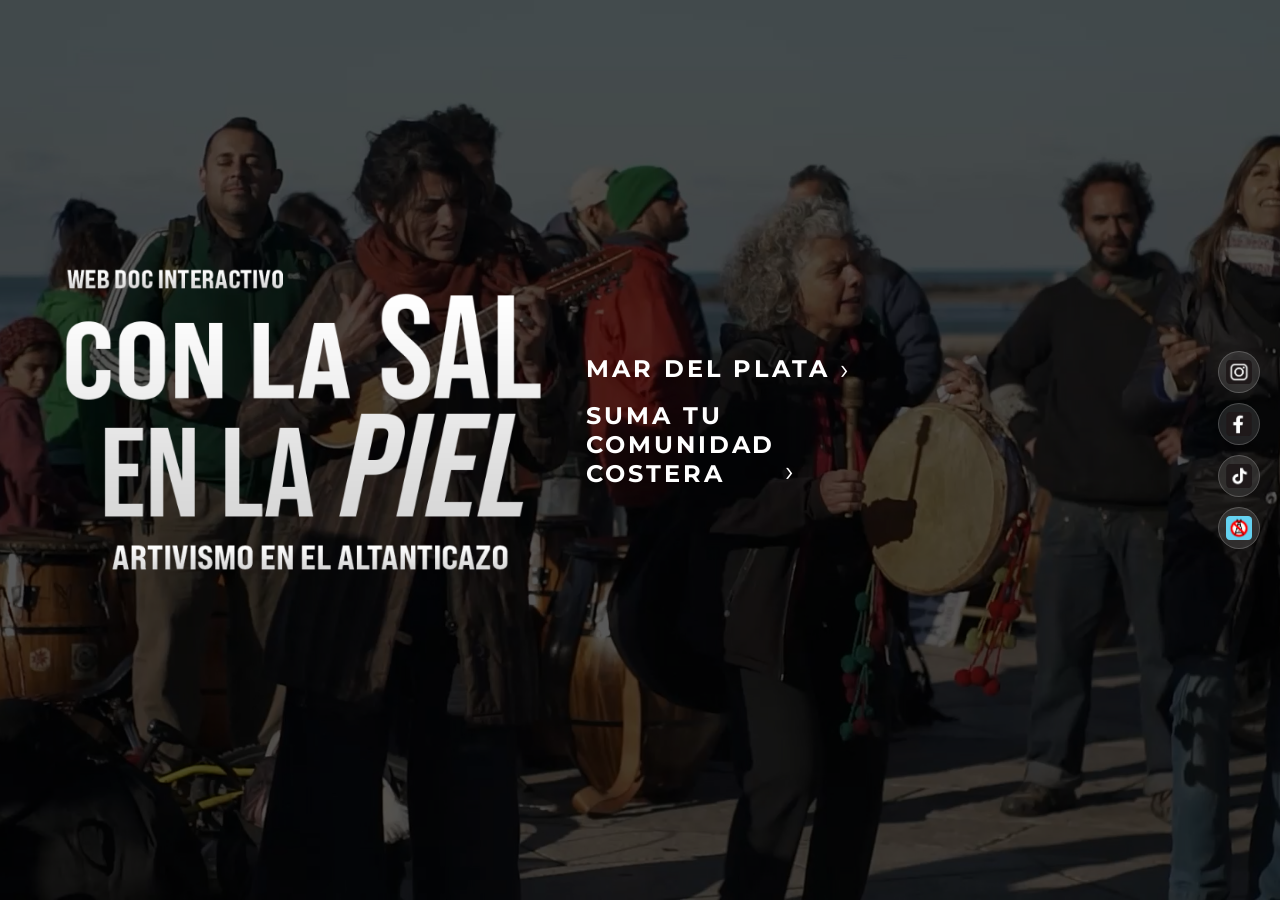
<file: index.html>
<!DOCTYPE html>
<html lang="es">
<head>
  <meta charset="UTF-8" />
  <meta name="viewport" content="width=device-width, initial-scale=1.0" />
  <title>Con la Sal en la Piel — Web Doc Interactivo</title>
  <meta name="description" content="Web Doc Interactivo. Artivismo en el Atlanticazo. Mar del Plata." />
  <link rel="stylesheet" href="css/style.css" />
</head>
<body>

  <!-- ===================== PANTALLA PRINCIPAL ===================== -->
  <main class="screen">

    <!-- Fondo fotográfico -->
    <div
      class="screen__bg screen__bg--home"
      style="background-image: url('assets/backgrounds/home.png');"
    ></div>

    <!-- Contenido -->
    <div class="screen__content">
      <div class="home__inner">

        <!-- Columna 1: Logo / Título -->
        <div class="home__left">
          <img
            src="assets/branding/con-la-sal-en-la-piel-logo.png"
            alt="Con la Sal en la Piel — Web Doc Interactivo — Artivismo en el Atlanticazo"
            class="home__logo"
          />
        </div>

        <!-- Columna 2: Links -->
        <div class="home__center">
          <nav class="home__nav">
            <a href="sobre.html" class="home__nav-link">
              Mar del Plata <span class="arrow">›</span>
            </a>
            <a href="archivo-vivo.html" class="home__nav-link" style="max-width:280px; line-height:1.2;">
              Suma tu<br>comunidad<br>costera <span class="arrow" style="align-self:flex-end;">›</span>
            </a>
          </nav>
        </div>

        <!-- Columna 3: Video -->
        <div class="home__right">
          <div class="home__video-card">
            <iframe
              src="https://www.youtube.com/embed/jjhO2ENUnIk?playsinline=1&rel=0&modestbranding=1"
              title="Video: Con la Sal en la Piel — Piloto"
              frameborder="0"
              allow="autoplay; encrypted-media; picture-in-picture"
              allowfullscreen
            ></iframe>
          </div>
        </div>

      </div>
    </div>

    <!-- Botones sociales flotantes -->
    <div class="social-floating">
      <a href="https://www.instagram.com/" target="_blank" rel="noopener" aria-label="Instagram">
        <img src="assets/social/instagram.png" alt="Instagram" />
      </a>
      <a href="https://www.facebook.com/" target="_blank" rel="noopener" aria-label="Facebook">
        <img src="assets/social/facebook.png" alt="Facebook" />
      </a>
      <a href="https://www.tiktok.com/" target="_blank" rel="noopener" aria-label="TikTok">
        <img src="assets/social/tiktok.png" alt="TikTok" />
      </a>
      <a href="#" target="_blank" rel="noopener" aria-label="No al Extractivismo">
        <img src="assets/social/no-extractivismo.png" alt="No al extractivismo" />
      </a>
    </div>

  </main>

  <script src="js/main.js"></script>
</body>
</html>
</file>
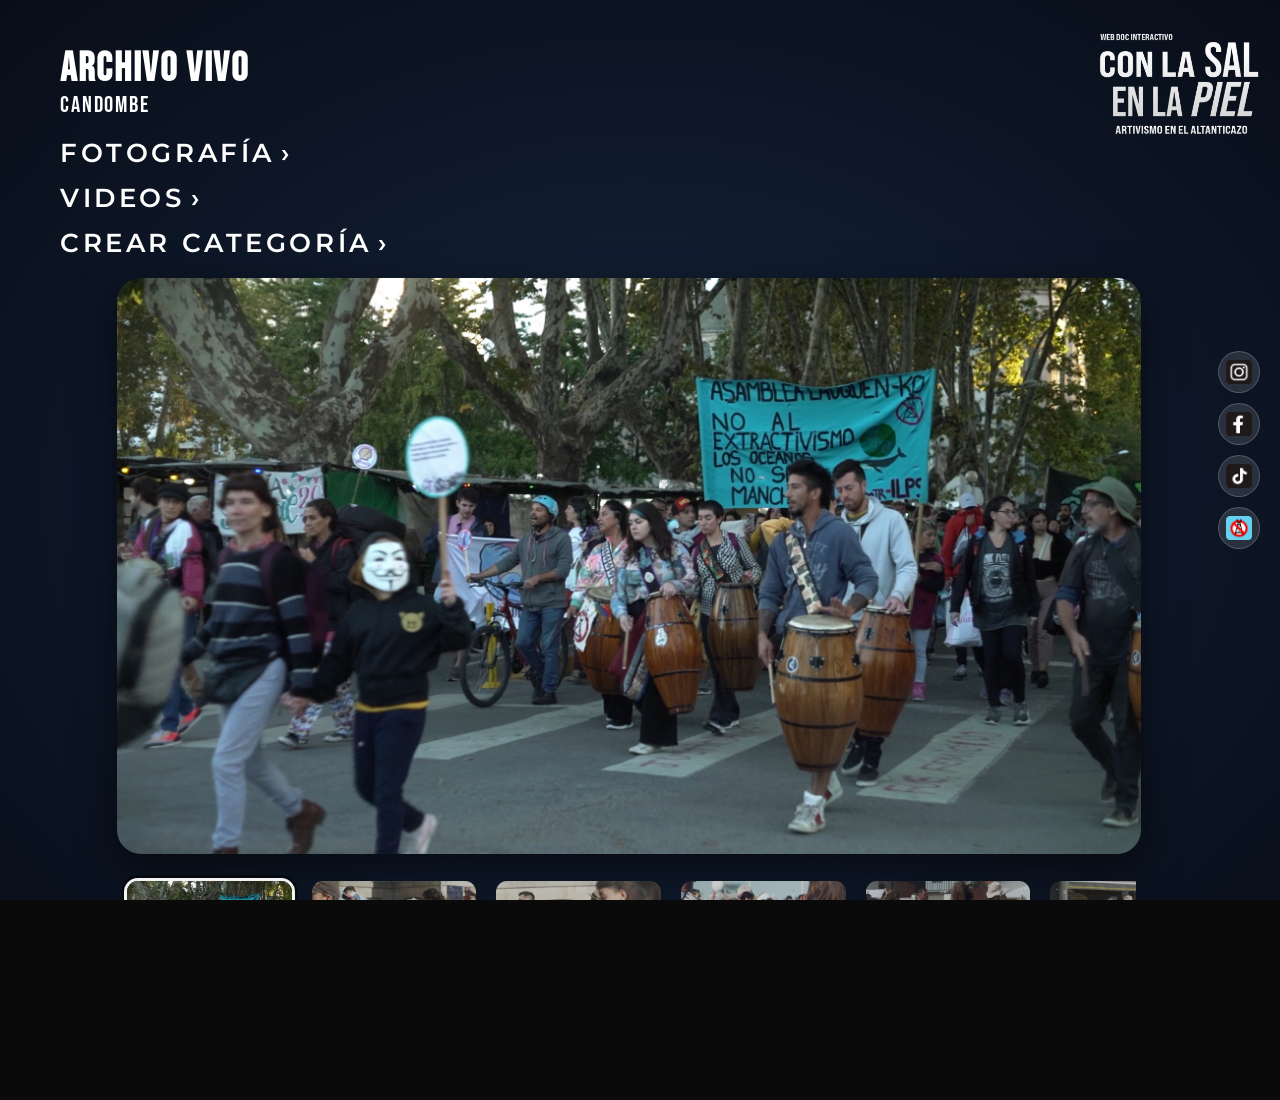
<file: archivo-vivo-candombe.html>
<!DOCTYPE html>
<html lang="es">
<head>
  <meta charset="UTF-8" />
  <meta name="viewport" content="width=device-width, initial-scale=1.0" />
  <title>Archivo Vivo — Candombe — Con la Sal en la Piel</title>
  <link rel="stylesheet" href="css/style.css" />
</head>
<body class="has-bottom-nav">

  <main class="screen">

    <!-- Fondo: gradiente "océano oscuro" — claro al centro (cerca de las imágenes), profundo en los bordes -->
    <div
      class="screen__bg screen__bg--gradient"
      style="background: radial-gradient(ellipse 90% 80% at 50% 45%, #16253C 0%, #0D1626 48%, #05080F 100%);"
    ></div>

    <!-- Logo esquina superior derecha -->
    <a href="index.html" class="logo-corner" aria-label="Volver al inicio">
      <img
        src="assets/branding/con-la-sal-en-la-piel-logo.png"
        alt="Con la Sal en la Piel — Web Doc Interactivo — Artivismo en el Atlanticazo"
      />
    </a>

    <!-- Contenido principal -->
    <div class="screen__content">
      <div class="archive-detail__inner">

        <!-- Sidebar izquierdo: título + nav de la categoría -->
        <aside class="archive-detail__left">
          <h2 class="archive-detail__section">Archivo Vivo</h2>
          <p class="archive-detail__cat">Candombe</p>
          <nav class="archive-detail__nav">
            <a href="#fotografia" class="archive-detail__nav-link">
              Fotografía <span>›</span>
            </a>
            <a href="#videos" class="archive-detail__nav-link">
              Videos <span>›</span>
            </a>
            <a href="#crear" class="archive-detail__nav-link">
              Crear Categoría <span>›</span>
            </a>
          </nav>
        </aside>

        <!-- Columna principal: visualizador grande arriba, carrusel debajo -->
        <div class="archive-detail__main">

          <!-- Visualizador (imagen destacada grande) -->
          <div class="archive-detail__featured">
            <img
              id="featured-img"
              src="assets/archivo-vivo-candombe/archivo-vivo-candombe-1.png"
              alt="Candombe — Archivo Vivo"
            />
          </div>

          <!-- Carrusel inferior: thumbs navegables con flechas -->
          <div class="archive-gallery" id="archivo-candombe-gallery">
            <button class="archive-gallery__btn" data-dir="-1" aria-label="Anterior">‹</button>
            <div class="archive-gallery__track">
              <button type="button" class="archive-gallery__thumb is-active" aria-label="Registro 1">
                <img src="assets/archivo-vivo-candombe/archivo-vivo-candombe-1.png" alt="" />
              </button>
              <button type="button" class="archive-gallery__thumb" aria-label="Registro 2">
                <img src="assets/archivo-vivo-candombe/archivo-vivo-candombe-2.jpg" alt="" />
              </button>
              <button type="button" class="archive-gallery__thumb" aria-label="Registro 3">
                <img src="assets/archivo-vivo-candombe/archivo-vivo-candombe-3.jpg" alt="" />
              </button>
              <button type="button" class="archive-gallery__thumb" aria-label="Registro 4">
                <img src="assets/archivo-vivo-candombe/archivo-vivo-candombe-4.jpg" alt="" />
              </button>
              <button type="button" class="archive-gallery__thumb" aria-label="Registro 5">
                <img src="assets/archivo-vivo-candombe/archivo-vivo-candombe-5.png" alt="" />
              </button>
              <button type="button" class="archive-gallery__thumb" aria-label="Registro 6">
                <img src="assets/archivo-vivo-candombe/archivo-vivo-candombe-6.png" alt="" />
              </button>
              <button type="button" class="archive-gallery__thumb" aria-label="Registro 7">
                <img src="assets/archivo-vivo-candombe/archivo-vivo-candombe-7.png" alt="" />
              </button>
              <button type="button" class="archive-gallery__thumb" aria-label="Registro 8">
                <img src="assets/archivo-vivo-candombe/archivo-vivo-candombe-8.jpg" alt="" />
              </button>
              <button type="button" class="archive-gallery__thumb" aria-label="Registro 9">
                <img src="assets/archivo-vivo-candombe/archivo-vivo-candombe-9.jpg" alt="" />
              </button>
              <button type="button" class="archive-gallery__thumb" aria-label="Registro 10">
                <img src="assets/archivo-vivo-candombe/archivo-vivo-candombe-10.png" alt="" />
              </button>
            </div>
            <button class="archive-gallery__btn" data-dir="1" aria-label="Siguiente">›</button>
          </div>

        </div>

      </div>
    </div>

    <!-- Barra de navegación inferior -->
    <nav class="bottom-nav">
      <div class="bottom-nav__left">
        <a href="serie.html">Serie <span>›</span></a>
        <a href="archivo-vivo.html">Archivo Vivo ¿Te Sumás? <span>›</span></a>
      </div>
    </nav>

    <!-- Botones sociales flotantes -->
    <div class="social-floating">
      <a href="https://www.instagram.com/" target="_blank" rel="noopener" aria-label="Instagram">
        <img src="assets/social/instagram.png" alt="Instagram" />
      </a>
      <a href="https://www.facebook.com/" target="_blank" rel="noopener" aria-label="Facebook">
        <img src="assets/social/facebook.png" alt="Facebook" />
      </a>
      <a href="https://www.tiktok.com/" target="_blank" rel="noopener" aria-label="TikTok">
        <img src="assets/social/tiktok.png" alt="TikTok" />
      </a>
      <a href="#" target="_blank" rel="noopener" aria-label="No al Extractivismo">
        <img src="assets/social/no-extractivismo.png" alt="No al extractivismo" />
      </a>
    </div>

  </main>

  <script src="js/main.js"></script>
</body>
</html>
</file>
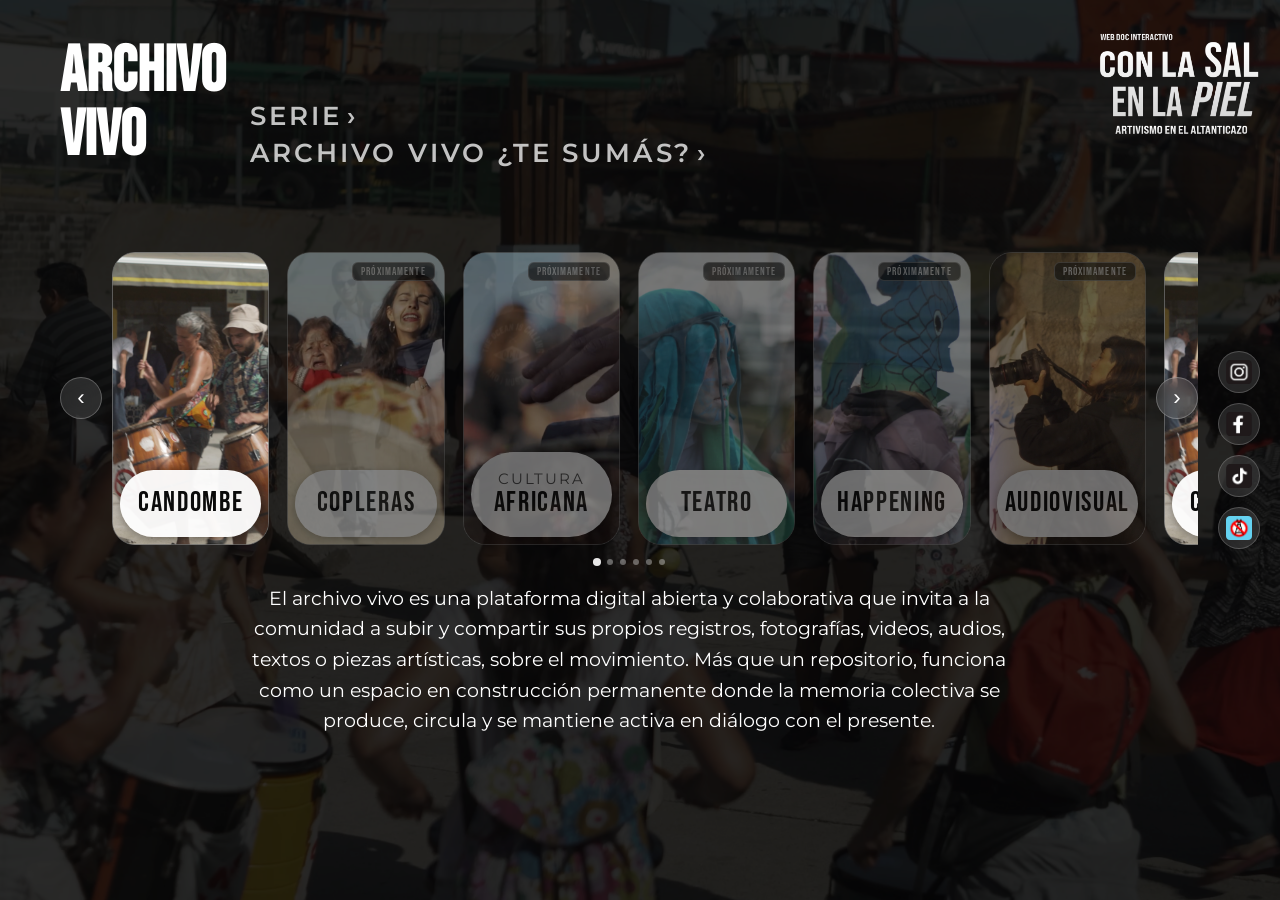
<file: archivo-vivo.html>
<!DOCTYPE html>
<html lang="es">
<head>
  <meta charset="UTF-8" />
  <meta name="viewport" content="width=device-width, initial-scale=1.0" />
  <title>Archivo Vivo — Con la Sal en la Piel</title>
  <link rel="stylesheet" href="css/style.css" />
</head>
<body>

  <main class="screen">

    <!-- Fondo fotográfico -->
    <div
      class="screen__bg screen__bg--dark"
      style="background-image: url('assets/backgrounds/archivo-vivo.png');"
    ></div>

    <!-- Logo esquina superior derecha — clickeable al home -->
    <a href="index.html" class="logo-corner" aria-label="Volver al inicio">
      <img
        src="assets/branding/con-la-sal-en-la-piel-logo.png"
        alt="Con la Sal en la Piel — Web Doc Interactivo — Artivismo en el Atlanticazo"
      />
    </a>

    <!-- Contenido principal -->
    <div class="screen__content">
      <div class="section-index__inner">

        <!-- Header: título + links secundarios -->
        <div class="section-index__header">
          <h2 class="section-index__label">Archivo<br>Vivo</h2>
          <div style="display:flex; flex-direction:column; gap:6px; align-self:flex-end;">
            <a href="serie.html" class="section-index__sub-link">
              Serie <span>›</span>
            </a>
            <a href="#participar" class="section-index__sub-link">
              Archivo Vivo ¿Te Sumás? <span>›</span>
            </a>
          </div>
        </div>

        <!-- Área del carrusel -->
        <div class="section-index__carousel-area">

          <!-- Carrusel de categorías — lista replicada 10x vía JS para sensación infinita -->
          <div class="carousel-wrapper">
            <div class="carousel-track" id="archivo-carousel" data-replicate="10">

              <!-- Categoría disponible -->
              <a href="archivo-vivo-candombe.html" class="carousel-card">
                <img
                  src="assets/archivo-vivo/candombe.png"
                  alt="Candombe"
                />
                <div class="card-label">Candombe</div>
              </a>

              <!-- Próximamente -->
              <div class="carousel-card carousel-card--disabled">
                <img
                  src="assets/archivo-vivo/copleras.png"
                  alt="Copleras"
                />
                <span class="card-badge">Próximamente</span>
                <div class="card-label">Copleras</div>
              </div>

              <!-- Próximamente -->
              <div class="carousel-card carousel-card--disabled">
                <img
                  src="assets/archivo-vivo/cultura-africana.png"
                  alt="Cultura Africana"
                />
                <span class="card-badge">Próximamente</span>
                <div class="card-label">
                  <span class="card-sublabel">Cultura</span>
                  Africana
                </div>
              </div>

              <!-- Próximamente -->
              <div class="carousel-card carousel-card--disabled">
                <img
                  src="assets/archivo-vivo/teatro.png"
                  alt="Teatro"
                />
                <span class="card-badge">Próximamente</span>
                <div class="card-label">Teatro</div>
              </div>

              <!-- Próximamente -->
              <div class="carousel-card carousel-card--disabled">
                <img
                  src="assets/archivo-vivo/happening.png"
                  alt="Happening"
                />
                <span class="card-badge">Próximamente</span>
                <div class="card-label">Happening</div>
              </div>

              <!-- Próximamente -->
              <div class="carousel-card carousel-card--disabled">
                <img
                  src="assets/archivo-vivo/audiovisual.png"
                  alt="Audiovisual"
                />
                <span class="card-badge">Próximamente</span>
                <div class="card-label">Audiovisual</div>
              </div>

            </div>

            <!-- Flechas laterales absolutas -->
            <button class="carousel-btn" data-carousel="archivo-carousel" data-dir="-1" aria-label="Anterior">‹</button>
            <button class="carousel-btn" data-carousel="archivo-carousel" data-dir="1" aria-label="Siguiente">›</button>
          </div>

          <!-- Dots de posición -->
          <div class="carousel-dots" id="archivo-dots"></div>

          <!-- Descripción -->
          <p class="section-description">
            El archivo vivo es una plataforma digital abierta y colaborativa que invita a la
            comunidad a subir y compartir sus propios registros, fotografías, videos, audios,
            textos o piezas artísticas, sobre el movimiento. Más que un repositorio, funciona
            como un espacio en construcción permanente donde la memoria colectiva se produce,
            circula y se mantiene activa en diálogo con el presente.
          </p>

        </div>
      </div>
    </div>

    <!-- Botones sociales flotantes -->
    <div class="social-floating">
      <a href="https://www.instagram.com/" target="_blank" rel="noopener" aria-label="Instagram">
        <img src="assets/social/instagram.png" alt="Instagram" />
      </a>
      <a href="https://www.facebook.com/" target="_blank" rel="noopener" aria-label="Facebook">
        <img src="assets/social/facebook.png" alt="Facebook" />
      </a>
      <a href="https://www.tiktok.com/" target="_blank" rel="noopener" aria-label="TikTok">
        <img src="assets/social/tiktok.png" alt="TikTok" />
      </a>
      <a href="#" target="_blank" rel="noopener" aria-label="No al Extractivismo">
        <img src="assets/social/no-extractivismo.png" alt="No al extractivismo" />
      </a>
    </div>

  </main>

  <script src="js/main.js"></script>
</body>
</html>
</file>
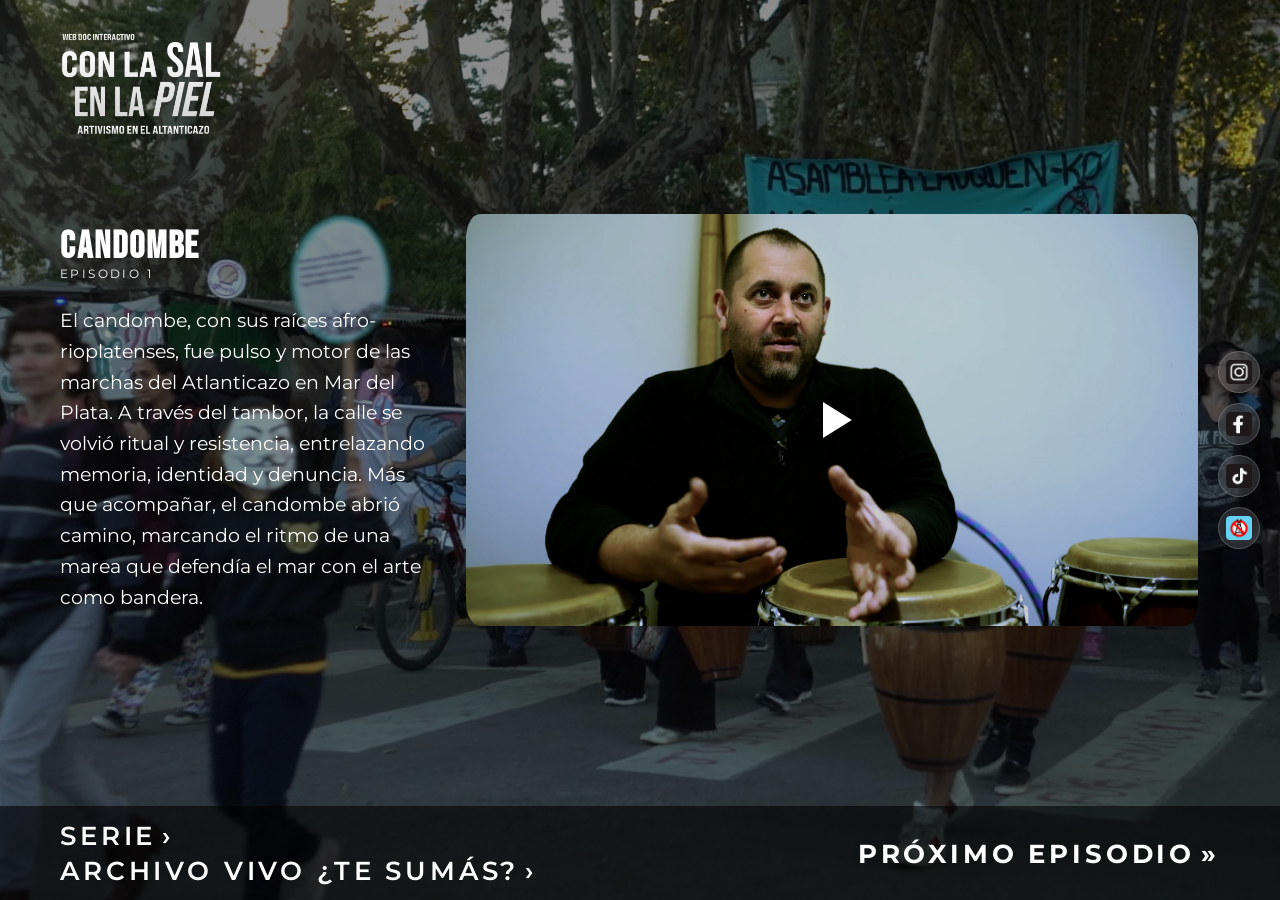
<file: episodio-candombe.html>
<!DOCTYPE html>
<html lang="es">
<head>
  <meta charset="UTF-8" />
  <meta name="viewport" content="width=device-width, initial-scale=1.0" />
  <title>Candombe — Episodio 1 — Con la Sal en la Piel</title>
  <link rel="stylesheet" href="css/style.css" />
</head>
<body class="has-bottom-nav is-episode">

  <main class="screen">

    <!-- Fondo fotográfico -->
    <div
      class="screen__bg"
      style="background-image: url('assets/backgrounds/episodio-candombe.png');"
    ></div>

    <!-- Logo esquina superior derecha — clickeable al home -->
    <a href="index.html" class="logo-corner" aria-label="Volver al inicio">
      <img
        src="assets/branding/con-la-sal-en-la-piel-logo.png"
        alt="Con la Sal en la Piel — Web Doc Interactivo — Artivismo en el Atlanticazo"
      />
    </a>

    <!-- Contenido principal -->
    <div class="screen__content">
      <div class="episode__inner">

        <!-- Lado izquierdo: meta + descripción -->
        <div class="episode__meta">
          <h2 class="episode__category">Candombe</h2>
          <p class="episode__number">Episodio 1</p>
          <p class="episode__description">
            El candombe, con sus raíces afro-rioplatenses, fue pulso y motor de las marchas del
            Atlanticazo en Mar del Plata. A través del tambor, la calle se volvió ritual y
            resistencia, entrelazando memoria, identidad y denuncia. Más que acompañar, el
            candombe abrió camino, marcando el ritmo de una marea que defendía el mar con
            el arte como bandera.
          </p>
        </div>

        <!-- Lado derecho: Reproductor de video -->
        <div class="episode__player" id="player-candombe">
          <img
            class="episode__thumb"
            src="assets/episodios/candombe-thumb.png"
            alt="Video Candombe — Con la Sal en la Piel"
            id="thumb-candombe"
          />
          <div class="episode__play-overlay" id="play-candombe" onclick="playVideo('candombe','kqF6LX30_Ag')">
            <svg viewBox="0 0 80 80" xmlns="http://www.w3.org/2000/svg">
              <circle cx="40" cy="40" r="40" fill="rgba(0,0,0,0.4)"/>
              <polygon points="30,20 62,40 30,60" fill="white"/>
            </svg>
          </div>
        </div>

      </div>
    </div>

    <!-- Barra de navegación inferior -->
    <nav class="bottom-nav">
      <div class="bottom-nav__left">
        <a href="serie.html">Serie <span>›</span></a>
        <a href="archivo-vivo.html">Archivo Vivo ¿Te Sumás? <span>›</span></a>
      </div>
      <a href="episodio-copleras.html" class="next-ep">Próximo Episodio <span>»</span></a>
    </nav>

    <!-- Botones sociales flotantes -->
    <div class="social-floating">
      <a href="https://www.instagram.com/" target="_blank" rel="noopener" aria-label="Instagram">
        <img src="assets/social/instagram.png" alt="Instagram" />
      </a>
      <a href="https://www.facebook.com/" target="_blank" rel="noopener" aria-label="Facebook">
        <img src="assets/social/facebook.png" alt="Facebook" />
      </a>
      <a href="https://www.tiktok.com/" target="_blank" rel="noopener" aria-label="TikTok">
        <img src="assets/social/tiktok.png" alt="TikTok" />
      </a>
      <a href="#" target="_blank" rel="noopener" aria-label="No al Extractivismo">
        <img src="assets/social/no-extractivismo.png" alt="No al extractivismo" />
      </a>
    </div>

  </main>

  <script src="js/main.js"></script>
  <script>
    function playVideo(id, ytId) {
      var container = document.getElementById('player-' + id);
      var thumb = document.getElementById('thumb-' + id);
      var overlay = document.getElementById('play-' + id);
      thumb.style.display = 'none';
      overlay.style.display = 'none';
      var iframe = document.createElement('iframe');
      iframe.src = 'https://www.youtube.com/embed/' + ytId + '?autoplay=1&rel=0';
      iframe.allow = 'accelerometer; autoplay; clipboard-write; encrypted-media; gyroscope; picture-in-picture';
      iframe.allowFullscreen = true;
      iframe.style.width = '100%';
      iframe.style.height = '100%';
      iframe.style.border = 'none';
      container.appendChild(iframe);
    }
  </script>
</body>
</html>
</file>
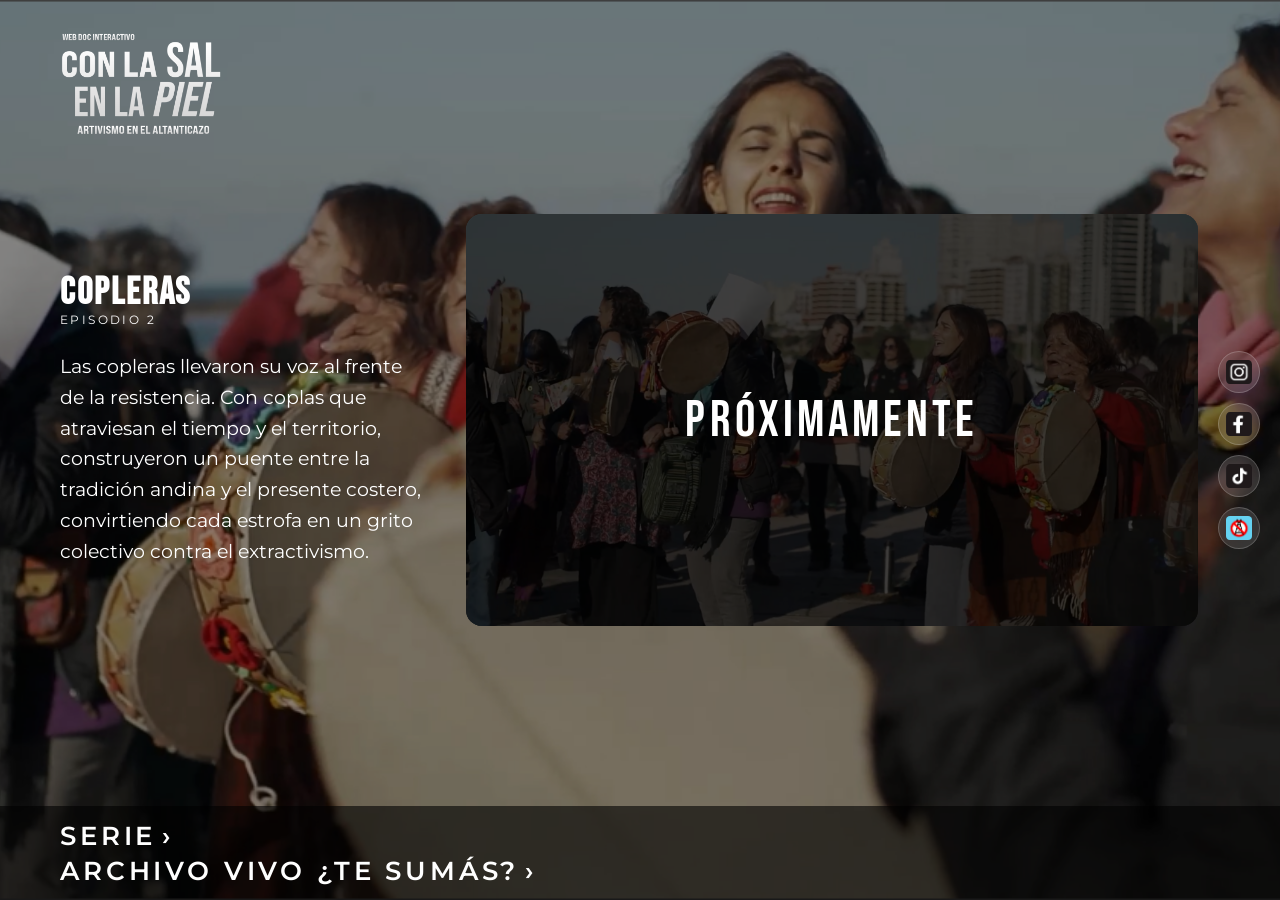
<file: episodio-copleras.html>
<!DOCTYPE html>
<html lang="es">
<head>
  <meta charset="UTF-8" />
  <meta name="viewport" content="width=device-width, initial-scale=1.0" />
  <title>Copleras — Episodio 2 — Con la Sal en la Piel</title>
  <link rel="stylesheet" href="css/style.css" />
</head>
<body class="has-bottom-nav is-episode">

  <main class="screen">

    <!-- Fondo fotográfico -->
    <div
      class="screen__bg"
      style="background-image: url('assets/backgrounds/episodio-copleras.png');"
    ></div>

    <!-- Logo esquina superior derecha — clickeable al home -->
    <a href="index.html" class="logo-corner" aria-label="Volver al inicio">
      <img
        src="assets/branding/con-la-sal-en-la-piel-logo.png"
        alt="Con la Sal en la Piel — Web Doc Interactivo — Artivismo en el Atlanticazo"
      />
    </a>

    <!-- Contenido principal -->
    <div class="screen__content">
      <div class="episode__inner">

        <!-- Lado izquierdo: meta -->
        <div class="episode__meta">
          <h2 class="episode__category">Copleras</h2>
          <p class="episode__number">Episodio 2</p>
          <p class="episode__description">
            Las copleras llevaron su voz al frente de la resistencia. Con coplas que atraviesan
            el tiempo y el territorio, construyeron un puente entre la tradición andina y el presente
            costero, convirtiendo cada estrofa en un grito colectivo contra el extractivismo.
          </p>
        </div>

        <!-- Lado derecho: Video — PRÓXIMAMENTE -->
        <div class="episode__player" style="position:relative;">
          <img
            class="episode__thumb"
            src="assets/episodios/copleras-thumb.png"
            alt="Video Copleras — próximamente"
            style="filter: brightness(0.5);"
          />
          <div class="coming-soon-overlay">
            <span>Próximamente</span>
          </div>
        </div>

      </div>
    </div>

    <!-- Barra de navegación inferior -->
    <nav class="bottom-nav">
      <div class="bottom-nav__left">
        <a href="serie.html">Serie <span>›</span></a>
        <a href="archivo-vivo.html">Archivo Vivo ¿Te Sumás? <span>›</span></a>
      </div>
    </nav>

    <!-- Botones sociales flotantes -->
    <div class="social-floating">
      <a href="https://www.instagram.com/" target="_blank" rel="noopener" aria-label="Instagram">
        <img src="assets/social/instagram.png" alt="Instagram" />
      </a>
      <a href="https://www.facebook.com/" target="_blank" rel="noopener" aria-label="Facebook">
        <img src="assets/social/facebook.png" alt="Facebook" />
      </a>
      <a href="https://www.tiktok.com/" target="_blank" rel="noopener" aria-label="TikTok">
        <img src="assets/social/tiktok.png" alt="TikTok" />
      </a>
      <a href="#" target="_blank" rel="noopener" aria-label="No al Extractivismo">
        <img src="assets/social/no-extractivismo.png" alt="No al extractivismo" />
      </a>
    </div>

  </main>

  <script src="js/main.js"></script>
</body>
</html>
</file>
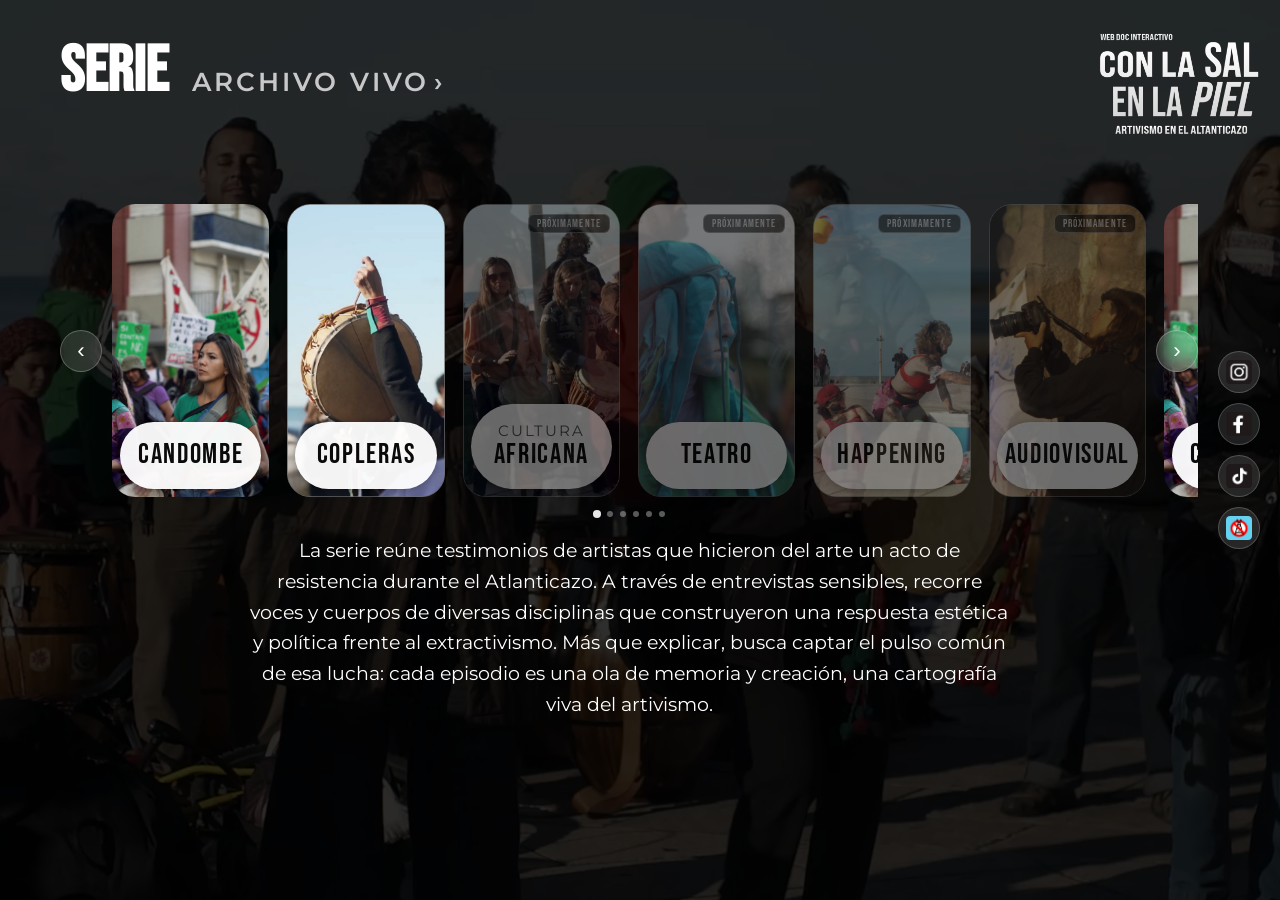
<file: serie.html>
<!DOCTYPE html>
<html lang="es">
<head>
  <meta charset="UTF-8" />
  <meta name="viewport" content="width=device-width, initial-scale=1.0" />
  <title>Serie — Con la Sal en la Piel</title>
  <link rel="stylesheet" href="css/style.css" />
</head>
<body>

  <main class="screen">

    <!-- Fondo fotográfico — plano abierto de multitud -->
    <div
      class="screen__bg screen__bg--dark"
      style="background-image: url('assets/backgrounds/home.png');"
    ></div>

    <!-- Logo esquina superior derecha — clickeable al home -->
    <a href="index.html" class="logo-corner" aria-label="Volver al inicio">
      <img
        src="assets/branding/con-la-sal-en-la-piel-logo.png"
        alt="Con la Sal en la Piel — Web Doc Interactivo — Artivismo en el Atlanticazo"
      />
    </a>

    <!-- Contenido principal -->
    <div class="screen__content">
      <div class="section-index__inner">

        <!-- Header: título + link secundario -->
        <div class="section-index__header">
          <h2 class="section-index__label">Serie</h2>
          <a href="archivo-vivo.html" class="section-index__sub-link">
            Archivo Vivo <span>›</span>
          </a>
        </div>

        <!-- Área del carrusel: ocupa todo el espacio restante -->
        <div class="section-index__carousel-area">

          <!-- Carrusel de episodios — lista replicada 10x vía JS para sensación infinita -->
          <div class="carousel-wrapper">
            <div class="carousel-track" id="serie-carousel" data-replicate="10">

              <!-- Episodio disponible -->
              <a href="episodio-candombe.html" class="carousel-card">
                <img
                  src="assets/series/candombe.png"
                  alt="Candombe"
                />
                <div class="card-label">Candombe</div>
              </a>

              <!-- Episodio disponible -->
              <a href="episodio-copleras.html" class="carousel-card">
                <img
                  src="assets/series/copleras.png"
                  alt="Copleras"
                />
                <div class="card-label">Copleras</div>
              </a>

              <!-- Próximamente -->
              <div class="carousel-card carousel-card--disabled">
                <img
                  src="assets/series/cultura-africana.png"
                  alt="Cultura Africana"
                />
                <span class="card-badge">Próximamente</span>
                <div class="card-label">
                  <span class="card-sublabel">Cultura</span>
                  Africana
                </div>
              </div>

              <!-- Próximamente -->
              <div class="carousel-card carousel-card--disabled">
                <img
                  src="assets/series/teatro.png"
                  alt="Teatro"
                />
                <span class="card-badge">Próximamente</span>
                <div class="card-label">Teatro</div>
              </div>

              <!-- Próximamente -->
              <div class="carousel-card carousel-card--disabled">
                <img
                  src="assets/series/happening.png"
                  alt="Happening"
                />
                <span class="card-badge">Próximamente</span>
                <div class="card-label">Happening</div>
              </div>

              <!-- Próximamente -->
              <div class="carousel-card carousel-card--disabled">
                <img
                  src="assets/series/audiovisual.png"
                  alt="Audiovisual"
                />
                <span class="card-badge">Próximamente</span>
                <div class="card-label">Audiovisual</div>
              </div>

            </div>

            <!-- Flechas laterales absolutas -->
            <button class="carousel-btn" data-carousel="serie-carousel" data-dir="-1" aria-label="Anterior">‹</button>
            <button class="carousel-btn" data-carousel="serie-carousel" data-dir="1" aria-label="Siguiente">›</button>
          </div>

          <!-- Dots de posición -->
          <div class="carousel-dots" id="serie-dots"></div>

          <!-- Descripción -->
          <p class="section-description">
            La serie reúne testimonios de artistas que hicieron del arte un acto de resistencia
            durante el Atlanticazo. A través de entrevistas sensibles, recorre voces y cuerpos de
            diversas disciplinas que construyeron una respuesta estética y política frente al
            extractivismo. Más que explicar, busca captar el pulso común de esa lucha: cada episodio
            es una ola de memoria y creación, una cartografía viva del artivismo.
          </p>

        </div>
      </div>
    </div>

    <!-- Botones sociales flotantes -->
    <div class="social-floating">
      <a href="https://www.instagram.com/" target="_blank" rel="noopener" aria-label="Instagram">
        <img src="assets/social/instagram.png" alt="Instagram" />
      </a>
      <a href="https://www.facebook.com/" target="_blank" rel="noopener" aria-label="Facebook">
        <img src="assets/social/facebook.png" alt="Facebook" />
      </a>
      <a href="https://www.tiktok.com/" target="_blank" rel="noopener" aria-label="TikTok">
        <img src="assets/social/tiktok.png" alt="TikTok" />
      </a>
      <a href="#" target="_blank" rel="noopener" aria-label="No al Extractivismo">
        <img src="assets/social/no-extractivismo.png" alt="No al extractivismo" />
      </a>
    </div>

  </main>

  <script src="js/main.js"></script>
</body>
</html>
</file>
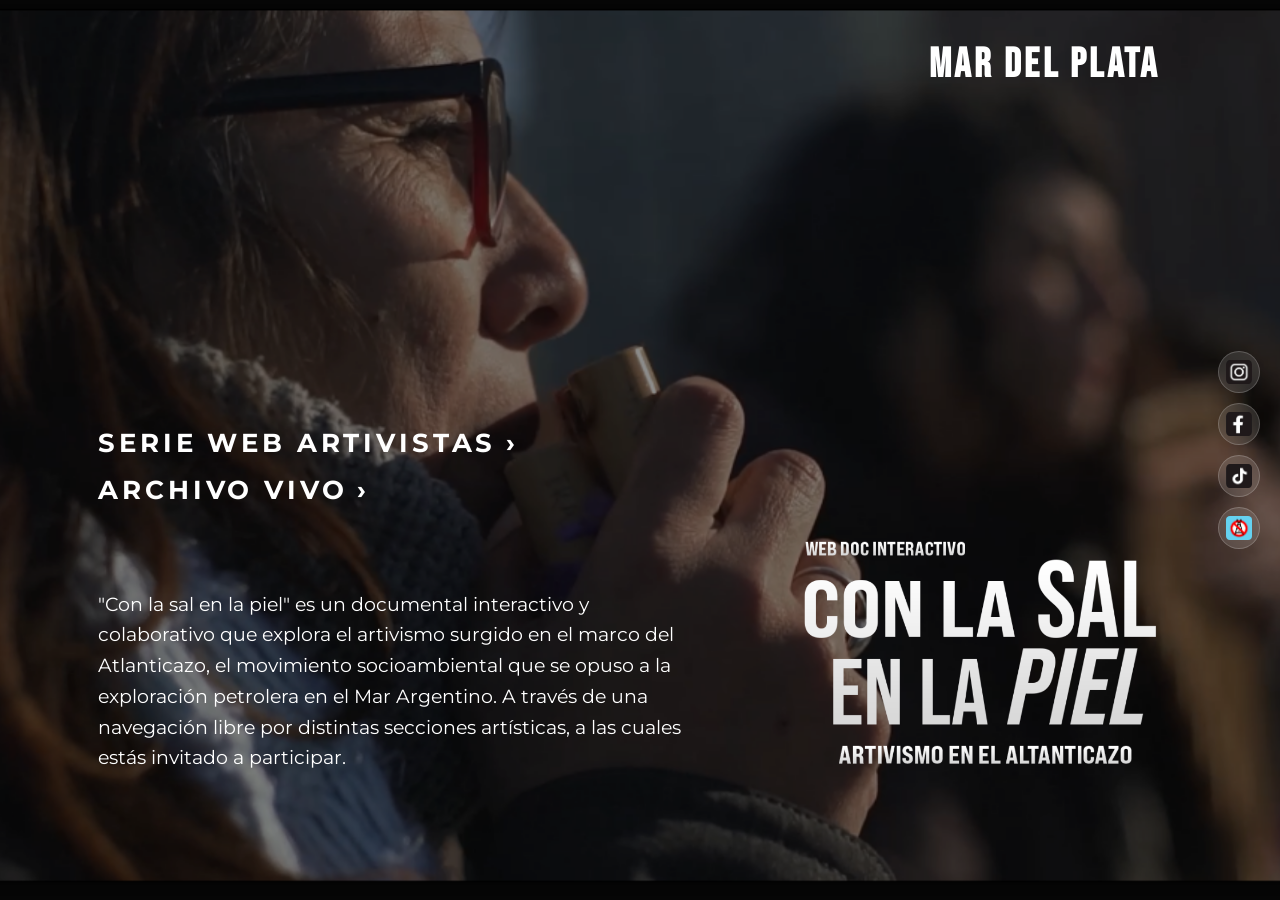
<file: sobre.html>
<!DOCTYPE html>
<html lang="es">
<head>
  <meta charset="UTF-8" />
  <meta name="viewport" content="width=device-width, initial-scale=1.0" />
  <title>Sobre el Proyecto — Con la Sal en la Piel</title>
  <link rel="stylesheet" href="css/style.css" />
</head>
<body>

  <main class="screen">

    <!-- Fondo fotográfico -->
    <div
      class="screen__bg"
      style="background-image: url('assets/backgrounds/sobre.png');"
    ></div>

    <!-- Contenido principal -->
    <div class="screen__content">
      <div class="about__inner">

        <!-- Ubicación -->
        <div class="about__top">
          <h2 class="about__location">Mar del Plata</h2>
        </div>

        <!-- Bloque inferior: nav + descripción + logo, ubicado sobre el tercio inferior -->
        <div class="about__lower">

          <!-- Links de sección -->
          <nav class="about__nav">
            <a href="serie.html" class="about__nav-link">
              Serie Web Artivistas <span>›</span>
            </a>
            <a href="archivo-vivo.html" class="about__nav-link">
              Archivo Vivo <span>›</span>
            </a>
          </nav>

          <!-- Descripción y logo -->
          <div class="about__bottom">
            <p class="about__description">
              "Con la sal en la piel" es un documental interactivo y colaborativo que
              explora el artivismo surgido en el marco del Atlanticazo, el movimiento
              socioambiental que se opuso a la exploración petrolera en el Mar Argentino.
              A través de una navegación libre por distintas secciones artísticas, a las
              cuales estás invitado a participar.
            </p>
            <a href="index.html" class="about__logo" aria-label="Volver al inicio">
              <img
                src="assets/branding/con-la-sal-en-la-piel-logo.png"
                alt="Con la Sal en la Piel — Web Doc Interactivo — Artivismo en el Atlanticazo"
              />
            </a>
          </div>

        </div>

      </div>
    </div>

    <!-- Botones sociales flotantes -->
    <div class="social-floating">
      <a href="https://www.instagram.com/" target="_blank" rel="noopener" aria-label="Instagram">
        <img src="assets/social/instagram.png" alt="Instagram" />
      </a>
      <a href="https://www.facebook.com/" target="_blank" rel="noopener" aria-label="Facebook">
        <img src="assets/social/facebook.png" alt="Facebook" />
      </a>
      <a href="https://www.tiktok.com/" target="_blank" rel="noopener" aria-label="TikTok">
        <img src="assets/social/tiktok.png" alt="TikTok" />
      </a>
      <a href="#" target="_blank" rel="noopener" aria-label="No al Extractivismo">
        <img src="assets/social/no-extractivismo.png" alt="No al extractivismo" />
      </a>
    </div>

  </main>

  <script src="js/main.js"></script>
</body>
</html>
</file>
<file: css/style.css>
/* ============================================
   CON LA SAL EN LA PIEL — Estilos Globales
   ============================================ */

@import url('https://fonts.googleapis.com/css2?family=Bebas+Neue&family=Montserrat:ital,wght@0,400;0,500;0,600;0,700;1,700&display=swap');

/* Reset */
*, *::before, *::after {
  box-sizing: border-box;
  margin: 0;
  padding: 0;
}

:root {
  --font-title: 'Bebas Neue', sans-serif;
  --font-body: 'Montserrat', sans-serif;
  --color-bg: #0a0a0a;
  --color-white: #ffffff;
  --color-overlay: rgba(0, 0, 0, 0.45);
  --color-overlay-deep: rgba(0, 0, 0, 0.82);
  --transition: 0.25s ease;
}

html, body {
  height: 100%;
  font-family: var(--font-body);
  background: var(--color-bg);
  color: var(--color-white);
  overflow-x: hidden;
}

a {
  color: inherit;
  text-decoration: none;
  transition: color var(--transition);
}

/* Hover unificado para TODOS los textos clickeables: tono azul "iluminación
   de océano" en versión más clara para mantener legibilidad sobre fondos
   oscuros. Familia cromática del gradiente principal. */
a:hover,
.home__nav-link:hover,
.about__nav-link:hover,
.section-index__sub-link:hover,
.archive-detail__nav-link:hover,
.bottom-nav a:hover {
  color: #3A5F8F;
}

img {
  display: block;
  max-width: 100%;
}

/* ============================================
   PANTALLA COMPLETA — base de cada página
   ============================================ */
.screen {
  position: relative;
  width: 100%;
  min-height: 100vh;
  display: flex;
  flex-direction: column;
  overflow: hidden;
}

.screen__bg {
  position: absolute;
  inset: 0;
  background-size: cover;
  background-position: center;
  background-repeat: no-repeat;
  z-index: 0;
}

.screen__bg::after {
  content: '';
  position: absolute;
  inset: 0;
  background: var(--color-overlay);
}

.screen__bg--dark::after {
  background: var(--color-overlay-deep);
}

.screen__bg--home::after {
  background: rgba(0, 0, 0, 0.65);
}

/* Cuando el bg ya es un gradiente con oscuridad calibrada, no aplicamos
   overlay encima — sino se aplastan los tonos elegidos. */
.screen__bg--gradient::after {
  background: transparent;
}

/* Animación de entrada */
@keyframes fadeInUp {
  from {
    opacity: 0;
    transform: translateY(18px);
  }
  to {
    opacity: 1;
    transform: translateY(0);
  }
}

.screen__content {
  position: relative;
  z-index: 1;
  flex: 1;
  display: flex;
  flex-direction: column;
  /* padding-right: 82px deja espacio libre para los botones flotantes (right:20px + width:42px + 20px holgura) */
  padding: 40px 82px 100px 60px;
  animation: fadeInUp 0.5s ease both;
}

/* ============================================
   BOTONES SOCIALES FLOTANTES (lateral derecho)
   ============================================ */
.social-floating {
  position: fixed;
  right: 20px;
  top: 50%;
  transform: translateY(-50%);
  z-index: 100;
  display: flex;
  flex-direction: column;
  gap: 10px;
}

.social-floating a {
  display: flex;
  align-items: center;
  justify-content: center;
  width: 42px;
  height: 42px;
  border-radius: 50%;
  overflow: hidden;
  background: rgba(255, 255, 255, 0.12);
  backdrop-filter: blur(10px);
  -webkit-backdrop-filter: blur(10px);
  border: 1px solid rgba(255, 255, 255, 0.2);
  transition: background var(--transition), transform var(--transition), border-color var(--transition);
}

.social-floating a:hover {
  background: rgba(255, 255, 255, 0.28);
  border-color: rgba(255, 255, 255, 0.5);
  transform: scale(1.12);
}

.social-floating a img {
  width: 26px;
  height: 26px;
  object-fit: contain;
}

/* ============================================
   LOGO (esquina superior derecha en páginas interiores)
   ============================================ */
.logo-corner {
  position: absolute;
  top: 30px;
  /* Alineado al borde derecho — mismo offset que .social-floating.
     No hay conflicto vertical: el logo vive en top, los flotantes en top:50%. */
  right: 20px;
  z-index: 10;
  display: block;
  text-decoration: none;
  transition: opacity var(--transition);
}

.logo-corner:hover {
  opacity: 0.8;
}

/* En las páginas de episodio el logo va a la IZQUIERDA (misma altura) — esa
   columna queda más despejada porque la meta+descripción del episodio respira
   y el player ocupa el costado derecho. El left coincide con el padding-left
   de .screen__content para alinearlo con el título y el texto descriptivo. */
.is-episode .logo-corner {
  right: auto;
  left: 60px;
}

.logo-corner img {
  /* Tamaño responsive: la mín(vw, vh) hace que el logo achique cuando la
     pantalla es angosta o baja (laptops 1280×600, tablets en landscape, etc.),
     evitando que se superponga al contenido del layout. El piso bajo (90px)
     permite achicar lo suficiente cuando la altura es muy escasa. */
  width: clamp(90px, min(14vw, 18vh), 200px);
  height: auto;
  display: block;
}

/* ============================================
   PÁGINA 1 — HOME / HERO
   ============================================ */
.home__inner {
  flex: 1;
  display: grid;
  grid-template-columns: auto auto 1fr;
  align-items: center;
  gap: 40px;
}

.home__left {
  display: flex;
  flex-direction: column;
  justify-content: center;
}

.home__center {
  display: flex;
  flex-direction: column;
  justify-content: center;
  align-items: flex-start;
}

.home__logo {
  width: clamp(280px, 38vw, 560px);
  height: auto;
  display: block;
}

.home__right {
  display: flex;
  flex-direction: column;
  align-items: flex-start;
  gap: 30px;
}

.home__nav {
  display: flex;
  flex-direction: column;
  gap: 16px;
}

.home__nav-link {
  font-family: var(--font-body);
  font-size: clamp(1rem, 2vw, 1.5rem);
  font-weight: 700;
  letter-spacing: 0.12em;
  text-transform: uppercase;
  display: flex;
  align-items: center;
  gap: 10px;
  transition: opacity var(--transition);
}

.home__nav-link {
  transition: color var(--transition);
}

.home__nav-link .arrow {
  font-size: 1.2em;
  font-weight: 400;
}

.home__video-card {
  width: 100%;
  max-width: 100%;
  border-radius: 14px;
  overflow: hidden;
  position: relative;
  aspect-ratio: 16/9;
  cursor: pointer;
}

.home__video-card img,
.home__video-card iframe {
  width: 100%;
  height: 100%;
  object-fit: cover;
  border: 0;
  display: block;
}

.home__video-card .play-btn {
  position: absolute;
  inset: 0;
  display: flex;
  align-items: center;
  justify-content: center;
  background: rgba(0,0,0,0.25);
  transition: background var(--transition);
}

.home__video-card .play-btn:hover {
  background: rgba(0,0,0,0.4);
}

.home__video-card .play-btn svg {
  width: 64px;
  height: 64px;
  fill: rgba(255,255,255,0.9);
}

/* ============================================
   PÁGINA 2 — SOBRE EL PROYECTO
   ============================================ */
.about__inner {
  flex: 1;
  display: flex;
  flex-direction: column;
  /* breathing room horizontal contra los bordes del viewport */
  padding: 0 clamp(12px, 3vw, 48px);
}

.about__top {
  display: flex;
  justify-content: flex-end;
  margin-bottom: 20px;
}

.about__location {
  font-family: var(--font-title);
  font-size: clamp(1.6rem, 3.2vw, 2.8rem);
  letter-spacing: 0.08em;
}

/* Wrapper del bloque inferior: ocupa el tercio inferior de la pantalla */
.about__lower {
  margin-top: auto;
  display: flex;
  flex-direction: column;
  justify-content: flex-end;
  min-height: 33vh;
  padding: 4vh 0 3vh 0;
  gap: 28px;
}

.about__nav {
  display: flex;
  flex-direction: column;
  gap: 16px;
}

.about__nav-link {
  font-family: var(--font-body);
  font-size: clamp(1.1rem, 2.2vw, 1.6rem);
  font-weight: 700;
  letter-spacing: 0.15em;
  text-transform: uppercase;
  display: flex;
  align-items: center;
  gap: 10px;
  transition: opacity var(--transition);
}

.about__nav-link {
  transition: color var(--transition);
}

.about__bottom {
  display: grid;
  grid-template-columns: 1.4fr 1fr;
  gap: 48px;
  align-items: flex-end;
}

.about__description {
  font-family: var(--font-body);
  font-size: clamp(1rem, 1.5vw, 1.35rem);
  line-height: 1.6;
  font-weight: 400;
  max-width: 60ch;
}

.about__logo {
  display: flex;
  justify-content: flex-end;
  text-decoration: none;
  transition: opacity var(--transition);
}

.about__logo:hover {
  opacity: 0.8;
}

.about__logo img {
  width: clamp(220px, 30vw, 360px);
  height: auto;
  display: block;
}

/* ============================================
   PÁGINAS 3 & 6 — SERIE / ARCHIVO VIVO (index)
   Layout: columna única, carrusel al centro
   ============================================ */
.section-index__inner {
  flex: 1;
  display: flex;
  flex-direction: column;
  gap: 0;
}

/* Header de sección: título + link secundario, arriba-izquierda */
.section-index__header {
  display: flex;
  align-items: baseline;
  gap: 24px;
  margin-bottom: 20px;
  flex-shrink: 0;
}

.section-index__label {
  font-family: var(--font-title);
  font-size: clamp(2.5rem, 5vw, 5rem);
  line-height: 1;
}

.section-index__sub-link {
  font-family: var(--font-body);
  font-size: clamp(1.1rem, 2.2vw, 1.6rem);
  font-weight: 600;
  letter-spacing: 0.12em;
  text-transform: uppercase;
  display: flex;
  align-items: center;
  gap: 5px;
  transition: opacity var(--transition);
  opacity: 0.75;
}

.section-index__sub-link { transition: color var(--transition); }

/* Área del carrusel: crece para ocupar todo el espacio disponible */
.section-index__carousel-area {
  flex: 1;
  display: flex;
  flex-direction: column;
  justify-content: center;
  min-height: 0;
}

/* ============================================
   CARRUSEL — scroll nativo, siempre centrado
   ============================================ */
.carousel-wrapper {
  position: relative;
  width: 100%;
  overflow: hidden;
  padding: 0 52px;
}

.carousel-track {
  display: flex;
  gap: clamp(10px, 1.5vw, 18px);
  transition: transform 0.4s cubic-bezier(0.25, 0.46, 0.45, 0.94);
}

/* Card — mobile-first: ancho clampeado, varias cards visibles.
   La altura sale del aspect-ratio de las imágenes (244×454) para que el
   card sea un rectángulo parado, no cuadrado. */
.carousel-card {
  flex: 0 0 clamp(140px, 28vw, 200px);
  aspect-ratio: 244 / 454;
  border-radius: 16px;
  overflow: hidden;
  position: relative;
  cursor: pointer;
  transition: transform var(--transition), opacity var(--transition), box-shadow var(--transition);
  text-decoration: none;
  color: var(--color-white);
}

/* Tablet (600px – 1279px): entran exactamente 3 cards en el ancho visible.
   En esos rangos 6 quedaban demasiado chicas. */
@media (min-width: 600px) {
  .carousel-card {
    flex-basis: calc((100% - 2 * clamp(10px, 1.5vw, 18px)) / 3);
  }
}

/* Desktop (≥1280px): la card sigue creciendo y entran exactamente 6.
   100% es el ancho del .carousel-track (wrapper minus su padding lateral),
   restamos los 5 gaps entre las 6 cards y dividimos. */
@media (min-width: 1280px) {
  .carousel-card {
    flex-basis: calc((100% - 5 * clamp(10px, 1.5vw, 18px)) / 6);
  }
}

.carousel-card:hover {
  transform: scale(1.05);
  box-shadow: 0 8px 32px rgba(0,0,0,0.5);
}

.carousel-card img {
  width: 100%;
  height: 100%;
  object-fit: cover;
}

.carousel-card .card-label {
  position: absolute;
  bottom: 8px;
  left: 8px;
  right: 8px;
  padding: 18px 30px;              /* simétrico vertical para centrar visualmente */
  display: flex;
  flex-direction: column;
  align-items: center;
  justify-content: center;
  background: rgba(255, 255, 255, 0.95);
  color: var(--color-bg);
  border-radius: 999px;            /* pill */
  font-family: var(--font-title);
  font-size: clamp(1.4rem, 2.2vw, 1.9rem);
  letter-spacing: 0.06em;
  text-align: center;
  line-height: 1.1;
  box-shadow: 0 2px 10px rgba(0, 0, 0, 0.35);
}

.carousel-card .card-sublabel {
  font-family: var(--font-body);
  font-size: 0.55em;               /* proporcional al label */
  letter-spacing: 0.12em;
  text-transform: uppercase;
  text-align: center;
  display: block;
  color: inherit;
  opacity: 0.7;
  margin-bottom: 1px;
}

/* Card deshabilitada — episodios no disponibles */
.carousel-card--disabled {
  opacity: 0.42;
  cursor: not-allowed;
  pointer-events: none;
}

.carousel-card--disabled .card-badge {
  position: absolute;
  top: 10px;
  right: 10px;
  background: rgba(0, 0, 0, 0.65);
  border: 1px solid rgba(255,255,255,0.3);
  border-radius: 6px;
  padding: 2px 8px;
  font-family: var(--font-title);
  font-size: 0.7rem;
  letter-spacing: 0.1em;
  color: rgba(255,255,255,0.7);
}

/* Flechas del carrusel — absolutas, laterales */
.carousel-btn {
  position: absolute;
  top: 50%;
  transform: translateY(-50%);
  z-index: 5;
  background: rgba(255, 255, 255, 0.12);
  backdrop-filter: blur(8px);
  -webkit-backdrop-filter: blur(8px);
  border: 1px solid rgba(255, 255, 255, 0.25);
  border-radius: 50%;
  width: 42px;
  height: 42px;
  color: white;
  font-size: 1.4rem;
  line-height: 1;
  cursor: pointer;
  display: flex;
  align-items: center;
  justify-content: center;
  transition: background var(--transition), transform var(--transition), border-color var(--transition);
  padding: 0;
  flex-shrink: 0;
}

.carousel-btn:hover {
  background: rgba(255, 255, 255, 0.28);
  border-color: rgba(255, 255, 255, 0.5);
  transform: translateY(-50%) scale(1.1);
}

.carousel-btn[data-dir="-1"] { left: 0; }
.carousel-btn[data-dir="1"]  { right: 0; }

/* Dots de posición */
.carousel-dots {
  display: flex;
  justify-content: center;
  gap: 7px;
  margin-top: 14px;
  flex-shrink: 0;
}

.carousel-dot {
  width: 6px;
  height: 6px;
  border-radius: 50%;
  background: rgba(255, 255, 255, 0.35);
  border: none;
  padding: 0;
  cursor: pointer;
  transition: background var(--transition), transform var(--transition);
}

.carousel-dot.is-active {
  background: rgba(255, 255, 255, 0.9);
  transform: scale(1.35);
}

/* Descripción debajo del carrusel, centrada */
.section-description {
  margin-top: 18px;
  font-family: var(--font-body);
  font-size: clamp(1rem, 1.5vw, 1.35rem);
  line-height: 1.6;
  text-align: center;
  max-width: 760px;
  margin-left: auto;
  margin-right: auto;
  flex-shrink: 0;
}

/* ============================================
   PÁGINAS 4 & 5 — EPISODIO
   ============================================ */
.episode__inner {
  flex: 1;
  display: grid;
  grid-template-columns: 1fr 2fr;
  gap: 40px;
  align-items: center;
}

.episode__meta {
  display: flex;
  flex-direction: column;
}

.episode__category {
  font-family: var(--font-title);
  font-size: clamp(1.5rem, 3vw, 2.8rem);
  letter-spacing: 0.05em;
  line-height: 1;
}

.episode__number {
  font-family: var(--font-body);
  font-size: 0.75rem;
  letter-spacing: 0.2em;
  text-transform: uppercase;
  margin-bottom: 24px;
}

.episode__description {
  font-family: var(--font-body);
  font-size: clamp(1rem, 1.5vw, 1.35rem);
  line-height: 1.6;
}

.episode__player {
  border-radius: 16px;
  overflow: hidden;
  aspect-ratio: 16/9;
  background: #111;
  position: relative;
}

.episode__player iframe {
  width: 100%;
  height: 100%;
  border: none;
}

/* Próximamente overlay */
.coming-soon-overlay {
  position: absolute;
  inset: 0;
  display: flex;
  align-items: center;
  justify-content: center;
  background: rgba(0,0,0,0.5);
}

.coming-soon-overlay span {
  font-family: var(--font-title);
  font-size: clamp(2rem, 4vw, 3.5rem);
  letter-spacing: 0.08em;
}

/* Thumbnail clickable en lugar de iframe */
.episode__thumb {
  width: 100%;
  height: 100%;
  object-fit: cover;
  cursor: pointer;
}

.episode__play-overlay {
  position: absolute;
  inset: 0;
  display: flex;
  align-items: center;
  justify-content: center;
  background: rgba(0,0,0,0.2);
  cursor: pointer;
  transition: background var(--transition);
}

.episode__play-overlay:hover {
  background: rgba(0,0,0,0.35);
}

.episode__play-overlay svg {
  width: 72px;
  height: 72px;
  fill: rgba(255,255,255,0.92);
}

/* ============================================
   PÁGINA 7 — ARCHIVO VIVO DETALLE
   ============================================ */
.archive-detail__inner {
  flex: 1;
  display: grid;
  /* Sidebar y reserva del logo angostas, columna central ancha
     para que el visualizador y el carrusel respiren. */
  grid-template-columns: minmax(150px, 1fr) 4fr minmax(200px, 1fr);
  gap: clamp(20px, 3vw, 44px);
  align-items: stretch;
  min-height: 0;
  padding: 10px 0 20px 0;
}

/* Columna principal (derecha): visualizador grande + carrusel chico debajo,
   centrados verticalmente como grupo. */
.archive-detail__main {
  display: flex;
  flex-direction: column;
  justify-content: center;
  gap: clamp(14px, 2vh, 28px);
  min-height: 0;
  min-width: 0;
}

.archive-detail__left {
  display: flex;
  flex-direction: column;
  justify-content: center;
  gap: 6px;
}

.archive-detail__section {
  font-family: var(--font-title);
  font-size: clamp(1.9rem, 3.2vw, 3.4rem);
  letter-spacing: 0.04em;
  line-height: 0.92;
  text-align: left;
}

.archive-detail__cat {
  font-family: var(--font-title);
  font-size: clamp(1.2rem, 1.8vw, 1.7rem);
  letter-spacing: 0.08em;
  line-height: 1;
  text-align: left;
  margin-bottom: 24px;
}

.archive-detail__nav {
  display: flex;
  flex-direction: column;
  gap: 14px;
}

.archive-detail__nav-link {
  font-family: var(--font-body);
  font-size: clamp(1.1rem, 2.2vw, 1.6rem);
  font-weight: 600;
  letter-spacing: 0.14em;
  text-transform: uppercase;
  display: flex;
  align-items: center;
  gap: 6px;
  transition: opacity var(--transition);
}

.archive-detail__nav-link { transition: color var(--transition); }

/* Visualizador: TOMA la proporción y el tamaño natural de la imagen.
   - Si la imagen excede el ancho de la columna o el alto de 64vh, se
     achica proporcionalmente para entrar en el layout.
   - Nunca se agranda más allá de su resolución natural.
   El wrapper sólo centra horizontalmente; el styling visual (border-radius,
   sombra) va en la imagen para que el frame siga la silueta exacta. */
.archive-detail__featured {
  flex: 0 0 auto;
  align-self: center;
  display: flex;
  justify-content: center;
  align-items: flex-start;
  max-width: 100%;
  max-height: 64vh;
}

.archive-detail__featured img {
  display: block;
  /* Tamaño natural; cap por columna y 64vh, sin upscaling */
  width: auto;
  height: auto;
  max-width: 100%;
  max-height: 64vh;
  border-radius: 24px;
  box-shadow: 0 12px 40px rgba(0, 0, 0, 0.55);
  transition: opacity 0.3s ease;
}

/* ============================================
   GALERÍA INFERIOR — carrusel de thumbs con flechas
   ============================================ */
.archive-gallery {
  position: relative;
  width: 100%;
  display: flex;
  align-items: center;
  gap: 18px;
  flex: 0 0 auto;
  /* Vive en el tercio inferior junto con el bottom-nav.
     ~33vh disponible − ~100px del bottom-nav = ~ tope de 13vh para la galería.
     Las thumbs heredan este alto y derivan su ancho del aspect-ratio. */
  height: clamp(70px, 13vh, 130px);
}

.archive-gallery__btn {
  flex-shrink: 0;
  width: 44px;
  height: 44px;
  background: rgba(255, 255, 255, 0.08);
  border: 1px solid rgba(255, 255, 255, 0.22);
  border-radius: 50%;
  color: white;
  font-size: 1.5rem;
  line-height: 1;
  cursor: pointer;
  display: flex;
  align-items: center;
  justify-content: center;
  padding: 0;
  transition: background var(--transition), transform var(--transition), border-color var(--transition);
}

.archive-gallery__btn:hover {
  background: rgba(255, 255, 255, 0.22);
  border-color: rgba(255, 255, 255, 0.5);
  transform: scale(1.08);
}

.archive-gallery__track {
  flex: 1 1 0;
  /* min-width: 0 es CRÍTICO: sin esto, el flex item no se encoge debajo
     del ancho de su contenido (10 thumbs) y el overflow-x:auto nunca
     se activa, tirando la flecha derecha fuera de pantalla. */
  min-width: 0;
  /* Estiramos verticalmente para que los thumbs (height: 100%) tengan
     un padre con altura definida y no caigan a auto = tamaño natural del img */
  align-self: stretch;
  height: 100%;
  display: flex;
  align-items: center;
  gap: 14px;
  overflow-x: auto;
  overscroll-behavior-x: contain;
  scroll-behavior: smooth;
  scrollbar-width: none;
  -ms-overflow-style: none;
  padding: 6px 2px;
  /* Permitir paneo táctil horizontal sin que el browser robe el gesto */
  touch-action: pan-x;
  -webkit-overflow-scrolling: touch;
}

.archive-gallery__track::-webkit-scrollbar {
  display: none;
}

.archive-gallery__thumb {
  flex: 0 0 auto;
  height: 100%;
  aspect-ratio: 16 / 9;
  border-radius: 14px;
  overflow: hidden;
  cursor: pointer;
  background: transparent;
  border: 3px solid transparent;
  padding: 0;
  transition: border-color var(--transition), transform var(--transition), opacity var(--transition);
  opacity: 0.78;
}

.archive-gallery__thumb:hover {
  transform: scale(1.04);
  opacity: 1;
}

.archive-gallery__thumb.is-active {
  border-color: rgba(255, 255, 255, 0.95);
  opacity: 1;
  box-shadow: 0 0 0 3px rgba(0, 0, 0, 0.45);
}

.archive-gallery__thumb img {
  width: 100%;
  height: 100%;
  object-fit: cover;
  display: block;
}

/* ============================================
   BARRA DE NAVEGACIÓN INFERIOR (episodios)
   ============================================ */
.bottom-nav {
  position: absolute;
  bottom: 0;
  right: 0;
  left: 0;
  z-index: 10;
  display: flex;
  justify-content: flex-end;
  align-items: center;
  gap: 40px;
  padding: 14px 60px;
  background: rgba(0,0,0,0.6);
}

.bottom-nav__left {
  margin-right: auto;
  display: flex;
  flex-direction: column;
  gap: 4px;
}

.bottom-nav a {
  font-family: var(--font-body);
  font-size: clamp(1.1rem, 2.2vw, 1.6rem);
  font-weight: 600;
  letter-spacing: 0.15em;
  text-transform: uppercase;
  display: flex;
  align-items: center;
  gap: 6px;
  transition: opacity var(--transition);
}

.bottom-nav a { transition: color var(--transition); }

.bottom-nav .next-ep {
  font-weight: 700;
}

/* ============================================
   UTILIDADES
   ============================================ */
.sr-only {
  position: absolute;
  width: 1px;
  height: 1px;
  overflow: hidden;
  clip: rect(0,0,0,0);
}

/* ============================================
   RESPONSIVE
   ============================================ */

/* La página de archivo-vivo-candombe sólo entra cómoda con su layout
   multi-columna a partir de ~1650px. Por debajo, el sidebar+visualizador+
   carrusel se solapan, así que stackeamos en una sola columna (mismo
   layout que mobile). */
@media (max-width: 1650px) {
  .archive-detail__inner {
    grid-template-columns: 1fr;
    gap: 20px;
  }

  .archive-detail__cat {
    text-align: left;
    margin-bottom: 14px;
  }

  .archive-gallery {
    height: clamp(70px, 12vh, 110px);
  }
}

@media (max-width: 900px) {
  .screen__content {
    /* en tablet los botones flotantes son más pequeños, 66px alcanza */
    padding: 30px 66px 90px 28px;
  }


  .home__inner {
    grid-template-columns: 1fr;
    gap: 24px;
  }

  .home__center {
    align-items: center;
  }

  .home__right {
    align-items: center;
  }

  .about__lower {
    min-height: 40vh;
    padding: 3vh 0 2vh 0;
    gap: 20px;
  }

  .about__bottom {
    grid-template-columns: 1fr;
    gap: 20px;
  }

  /* Tamaño unificado de descripciones en mobile */
  .about__description,
  .section-description,
  .episode__description {
    font-size: clamp(0.95rem, 4vw, 1.2rem);
  }

  .episode__inner {
    grid-template-columns: 1fr;
  }

  .logo-corner {
    top: 16px;
    /* Alineado con .social-floating (right: 20px en tablet) */
    right: 20px;
  }

  .logo-corner img {
    /* Misma lógica responsive que en desktop pero con techo más bajo */
    width: clamp(80px, min(22vw, 18vh), 150px);
  }

  .bottom-nav {
    flex-wrap: wrap;
    gap: 10px;
    padding: 10px 20px;
  }

  .section-index__header {
    flex-wrap: wrap;
    gap: 10px;
  }

  .carousel-wrapper {
    padding: 0 44px;
  }
}

@media (max-width: 600px) {
  .screen__content {
    /* en mobile los botones flotantes se ocultan (.has-bottom-nav) o son pequeños */
    padding: 20px 56px 80px 16px;
  }


  .home__logo {
    width: clamp(220px, 70vw, 360px);
  }

  /* En mobile con bottom-nav, ocultar los flotantes sociales para evitar conflictos */
  .has-bottom-nav .social-floating {
    display: none;
  }

  .social-floating {
    right: 10px;
    gap: 8px;
  }

  .logo-corner {
    /* Alineado con .social-floating (right: 10px en mobile) */
    right: 10px;
  }

  /* En mobile el logo de episodio vuelve a la derecha (alineado con
     .social-floating a right: 10px) — el espacio izquierdo lo aprovecha
     el contenido stackeado de la columna única. */
  .is-episode .logo-corner {
    left: auto;
    right: 10px;
  }

  .social-floating a {
    width: 36px;
    height: 36px;
  }

  .social-floating a img {
    width: 22px;
    height: 22px;
  }

  .carousel-wrapper {
    padding: 0 40px;
  }

  .archive-gallery {
    gap: 10px;
    height: clamp(60px, 10vh, 90px);
  }

  .archive-gallery__btn {
    width: 36px;
    height: 36px;
    font-size: 1.2rem;
  }
}
</file>
